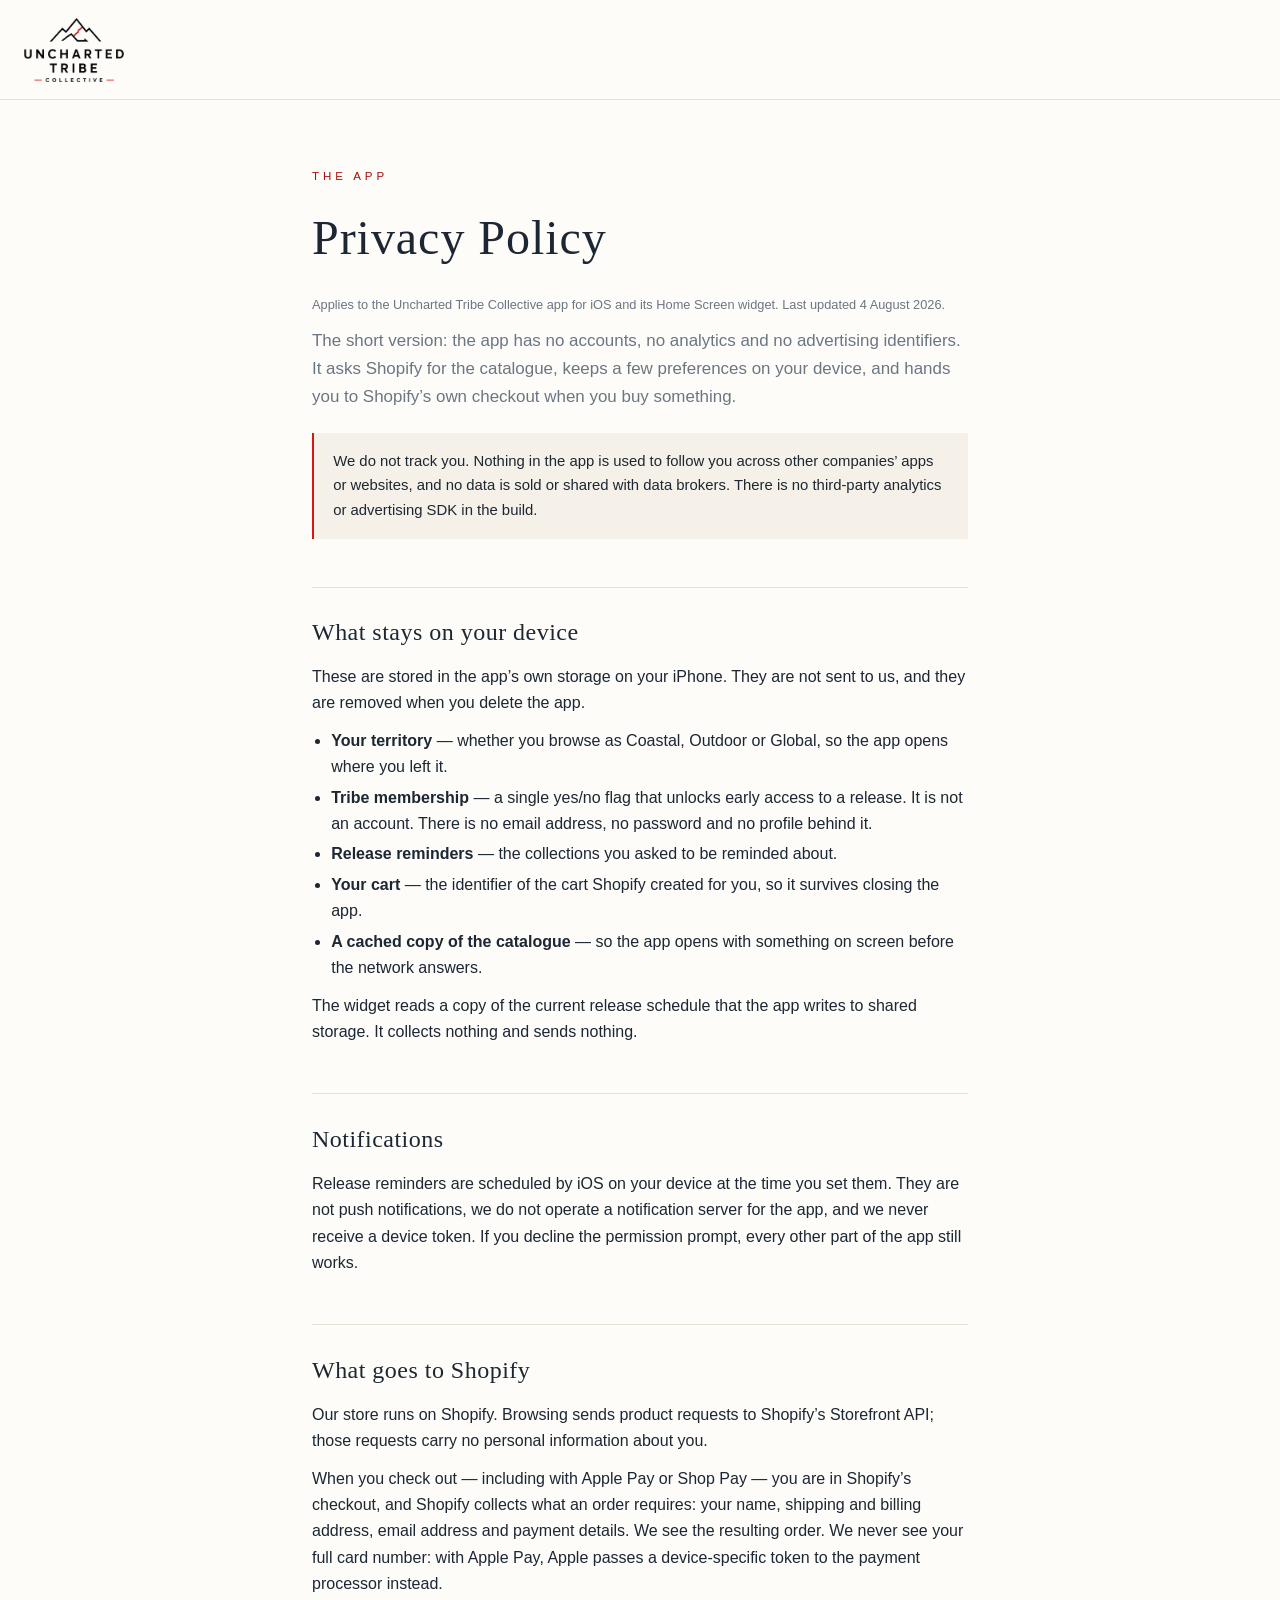
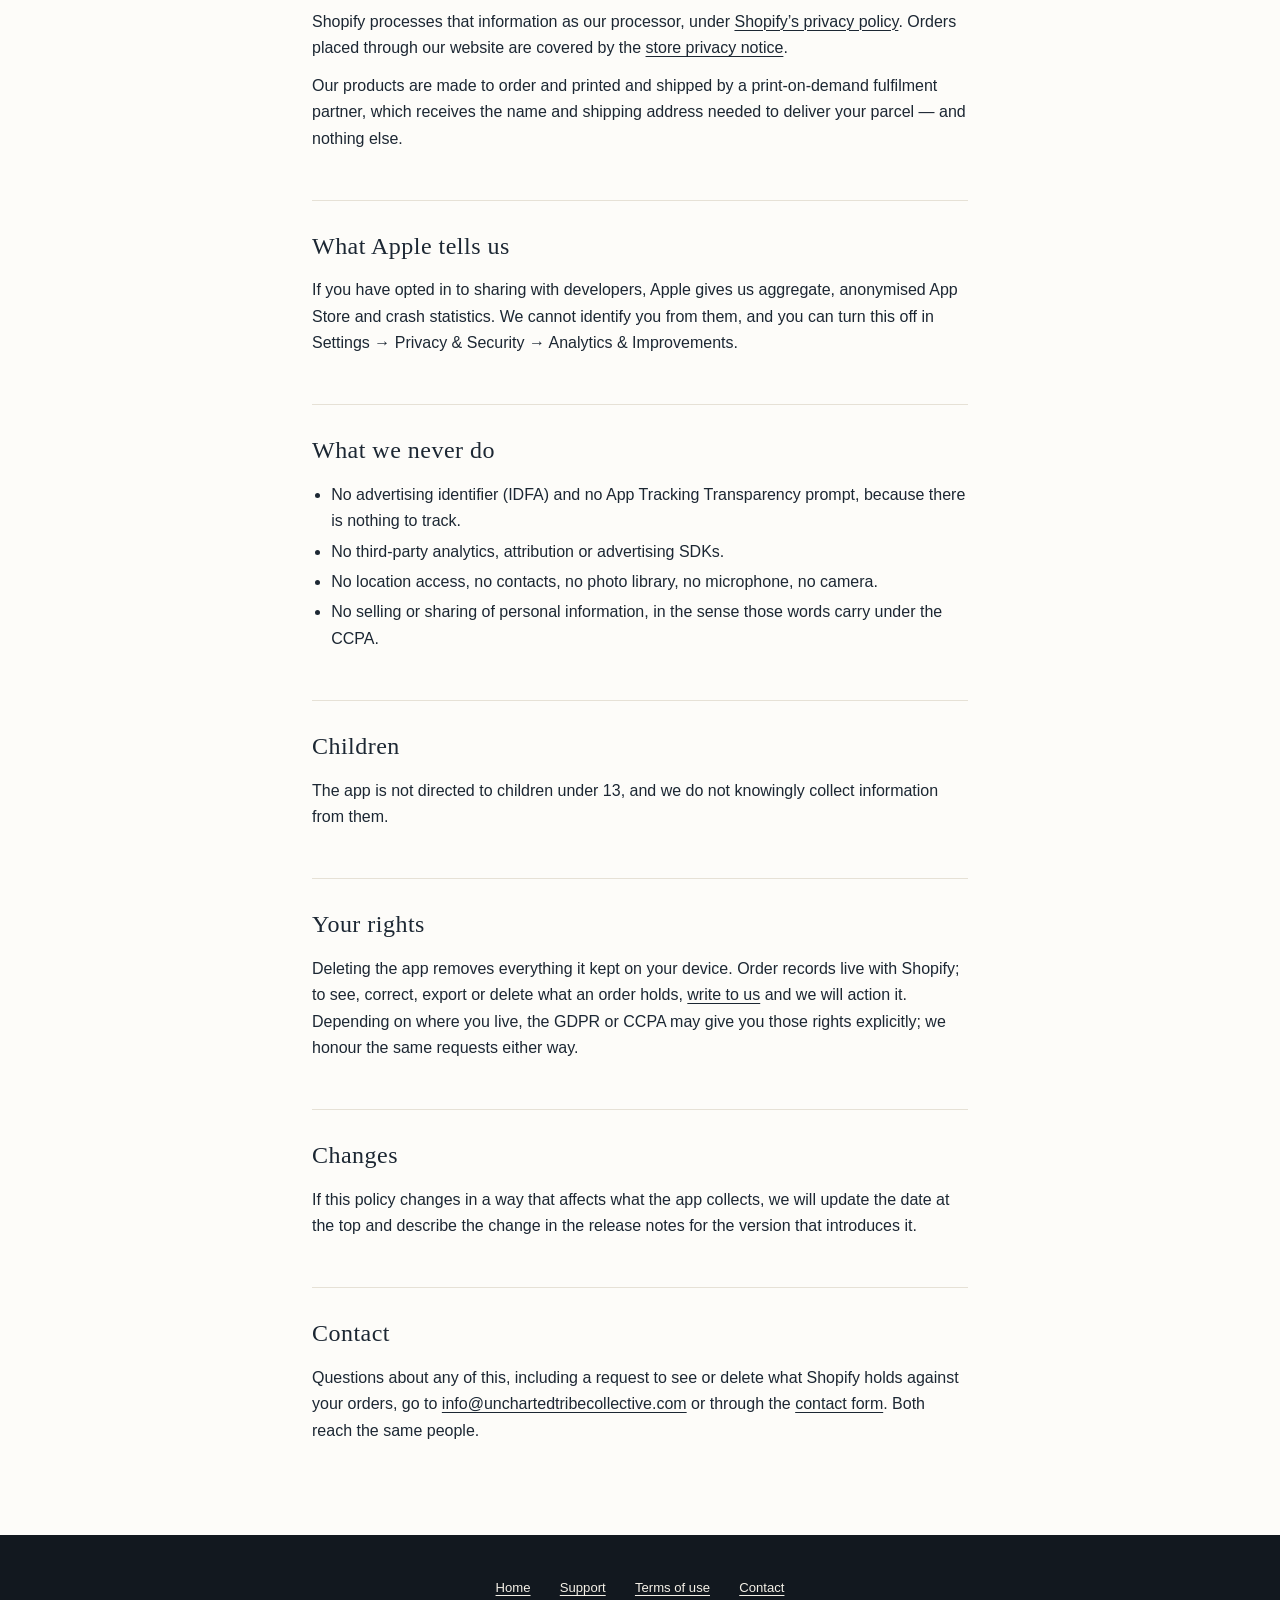
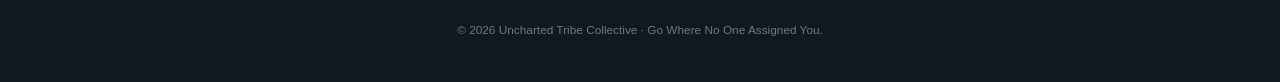
<file: app-privacy.html>
<!DOCTYPE html>
<html lang="en">
<head>
<meta charset="UTF-8">
<meta name="viewport" content="width=device-width, initial-scale=1.0">
<title>App Privacy Policy — Uncharted Tribe Collective</title>
<meta name="description" content="What the Uncharted Tribe Collective iOS app collects, what it stores on your device, and what it does not do. No analytics, no advertising identifiers, no tracking.">
<link rel="canonical" href="https://unchartedtribecollective.com/app-privacy.html">

<link rel="icon" href="/web-assets/icons/favicon.ico" sizes="any">
<link rel="icon" type="image/png" sizes="32x32" href="/web-assets/icons/favicon-32.png">
<link rel="icon" type="image/png" sizes="16x16" href="/web-assets/icons/favicon-16.png">
<link rel="apple-touch-icon" href="/web-assets/icons/apple-touch-icon.png">
<link rel="manifest" href="/site.webmanifest">
<meta name="theme-color" content="#12181f">

<meta property="og:type" content="website">
<meta property="og:site_name" content="Uncharted Tribe Collective">
<meta property="og:url" content="https://unchartedtribecollective.com/app-privacy.html">
<meta property="og:title" content="App Privacy Policy — Uncharted Tribe Collective">
<meta property="og:description" content="What the iOS app collects, what stays on your device, and what it does not do.">
<meta property="og:image" content="https://unchartedtribecollective.com/web-assets/og-image.jpg">
<meta property="og:image:width" content="1200">
<meta property="og:image:height" content="630">
<meta property="og:image:alt" content="Uncharted Tribe Collective — Go Where No One Assigned You">
<meta name="twitter:card" content="summary_large_image">
<meta name="twitter:title" content="App Privacy Policy — Uncharted Tribe Collective">
<meta name="twitter:description" content="What the iOS app collects, what stays on your device, and what it does not do.">
<meta name="twitter:image" content="https://unchartedtribecollective.com/web-assets/og-image.jpg">
<link rel="stylesheet" href="/web-assets/doc.css">
</head>
<body>

<header class="doc-head">
  <a class="doc-logo" href="/" aria-label="Uncharted Tribe Collective home">
    <img src="/web-assets/utc-logo-dark.png" alt="Uncharted Tribe Collective">
  </a>
</header>

<main class="doc">
  <p class="eyebrow">The app</p>
  <h1>Privacy Policy</h1>
  <p class="updated">Applies to the Uncharted Tribe Collective app for iOS and its Home Screen widget. Last updated 4 August 2026.</p>

  <p class="lede">
    The short version: the app has no accounts, no analytics and no advertising
    identifiers. It asks Shopify for the catalogue, keeps a few preferences on
    your device, and hands you to Shopify&rsquo;s own checkout when you buy
    something.
  </p>

  <div class="note">
    We do not track you. Nothing in the app is used to follow you across other
    companies&rsquo; apps or websites, and no data is sold or shared with data
    brokers. There is no third-party analytics or advertising SDK in the build.
  </div>

  <h2>What stays on your device</h2>
  <p>
    These are stored in the app&rsquo;s own storage on your iPhone. They are not
    sent to us, and they are removed when you delete the app.
  </p>
  <ul>
    <li><strong>Your territory</strong> &mdash; whether you browse as Coastal, Outdoor or Global, so the app opens where you left it.</li>
    <li><strong>Tribe membership</strong> &mdash; a single yes/no flag that unlocks early access to a release. It is not an account. There is no email address, no password and no profile behind it.</li>
    <li><strong>Release reminders</strong> &mdash; the collections you asked to be reminded about.</li>
    <li><strong>Your cart</strong> &mdash; the identifier of the cart Shopify created for you, so it survives closing the app.</li>
    <li><strong>A cached copy of the catalogue</strong> &mdash; so the app opens with something on screen before the network answers.</li>
  </ul>
  <p>
    The widget reads a copy of the current release schedule that the app writes
    to shared storage. It collects nothing and sends nothing.
  </p>

  <h2>Notifications</h2>
  <p>
    Release reminders are scheduled by iOS on your device at the time you set
    them. They are not push notifications, we do not operate a notification
    server for the app, and we never receive a device token. If you decline the
    permission prompt, every other part of the app still works.
  </p>

  <h2>What goes to Shopify</h2>
  <p>
    Our store runs on Shopify. Browsing sends product requests to Shopify&rsquo;s
    Storefront API; those requests carry no personal information about you.
  </p>
  <p>
    When you check out &mdash; including with Apple&nbsp;Pay or Shop&nbsp;Pay
    &mdash; you are in Shopify&rsquo;s checkout, and Shopify collects what an
    order requires: your name, shipping and billing address, email address and
    payment details. We see the resulting order. We never see your full card
    number: with Apple&nbsp;Pay, Apple passes a device-specific token to the
    payment processor instead.
  </p>
  <p>
    Shopify processes that information as our processor, under
    <a href="https://www.shopify.com/legal/privacy">Shopify&rsquo;s privacy policy</a>.
    Orders placed through our website are covered by the
    <a href="https://uncharted-tribe-collective.myshopify.com/policies/privacy-policy">store privacy notice</a>.
  </p>
  <p>
    Our products are made to order and printed and shipped by a print-on-demand
    fulfilment partner, which receives the name and shipping address needed to
    deliver your parcel &mdash; and nothing else.
  </p>

  <h2>What Apple tells us</h2>
  <p>
    If you have opted in to sharing with developers, Apple gives us aggregate,
    anonymised App Store and crash statistics. We cannot identify you from them,
    and you can turn this off in Settings &rarr; Privacy &amp; Security &rarr;
    Analytics &amp; Improvements.
  </p>

  <h2>What we never do</h2>
  <ul>
    <li>No advertising identifier (IDFA) and no App Tracking Transparency prompt, because there is nothing to track.</li>
    <li>No third-party analytics, attribution or advertising SDKs.</li>
    <li>No location access, no contacts, no photo library, no microphone, no camera.</li>
    <li>No selling or sharing of personal information, in the sense those words carry under the CCPA.</li>
  </ul>

  <h2>Children</h2>
  <p>
    The app is not directed to children under 13, and we do not knowingly collect
    information from them.
  </p>

  <h2>Your rights</h2>
  <p>
    Deleting the app removes everything it kept on your device. Order records
    live with Shopify; to see, correct, export or delete what an order holds,
    <a href="/support.html">write to us</a> and we will action it. Depending on
    where you live, the GDPR or CCPA may give you those rights explicitly; we
    honour the same requests either way.
  </p>

  <h2>Changes</h2>
  <p>
    If this policy changes in a way that affects what the app collects, we will
    update the date at the top and describe the change in the release notes for
    the version that introduces it.
  </p>

  <h2>Contact</h2>
  <p>
    Questions about any of this, including a request to see or delete what
    Shopify holds against your orders, go to
    <a href="mailto:info@unchartedtribecollective.com">info@unchartedtribecollective.com</a>
    or through the
    <a href="https://uncharted-tribe-collective.myshopify.com/pages/contact">contact form</a>.
    Both reach the same people.
  </p>
</main>

<footer class="doc-foot">
  <a href="/">Home</a>
  <a href="/support.html">Support</a>
  <a href="https://uncharted-tribe-collective.myshopify.com/policies/terms-of-service">Terms of use</a>
  <a href="https://uncharted-tribe-collective.myshopify.com/pages/contact">Contact</a>
  <p class="copyright">&copy; 2026 Uncharted Tribe Collective &middot; Go Where No One Assigned You.</p>
</footer>

</body>
</html>
</file>
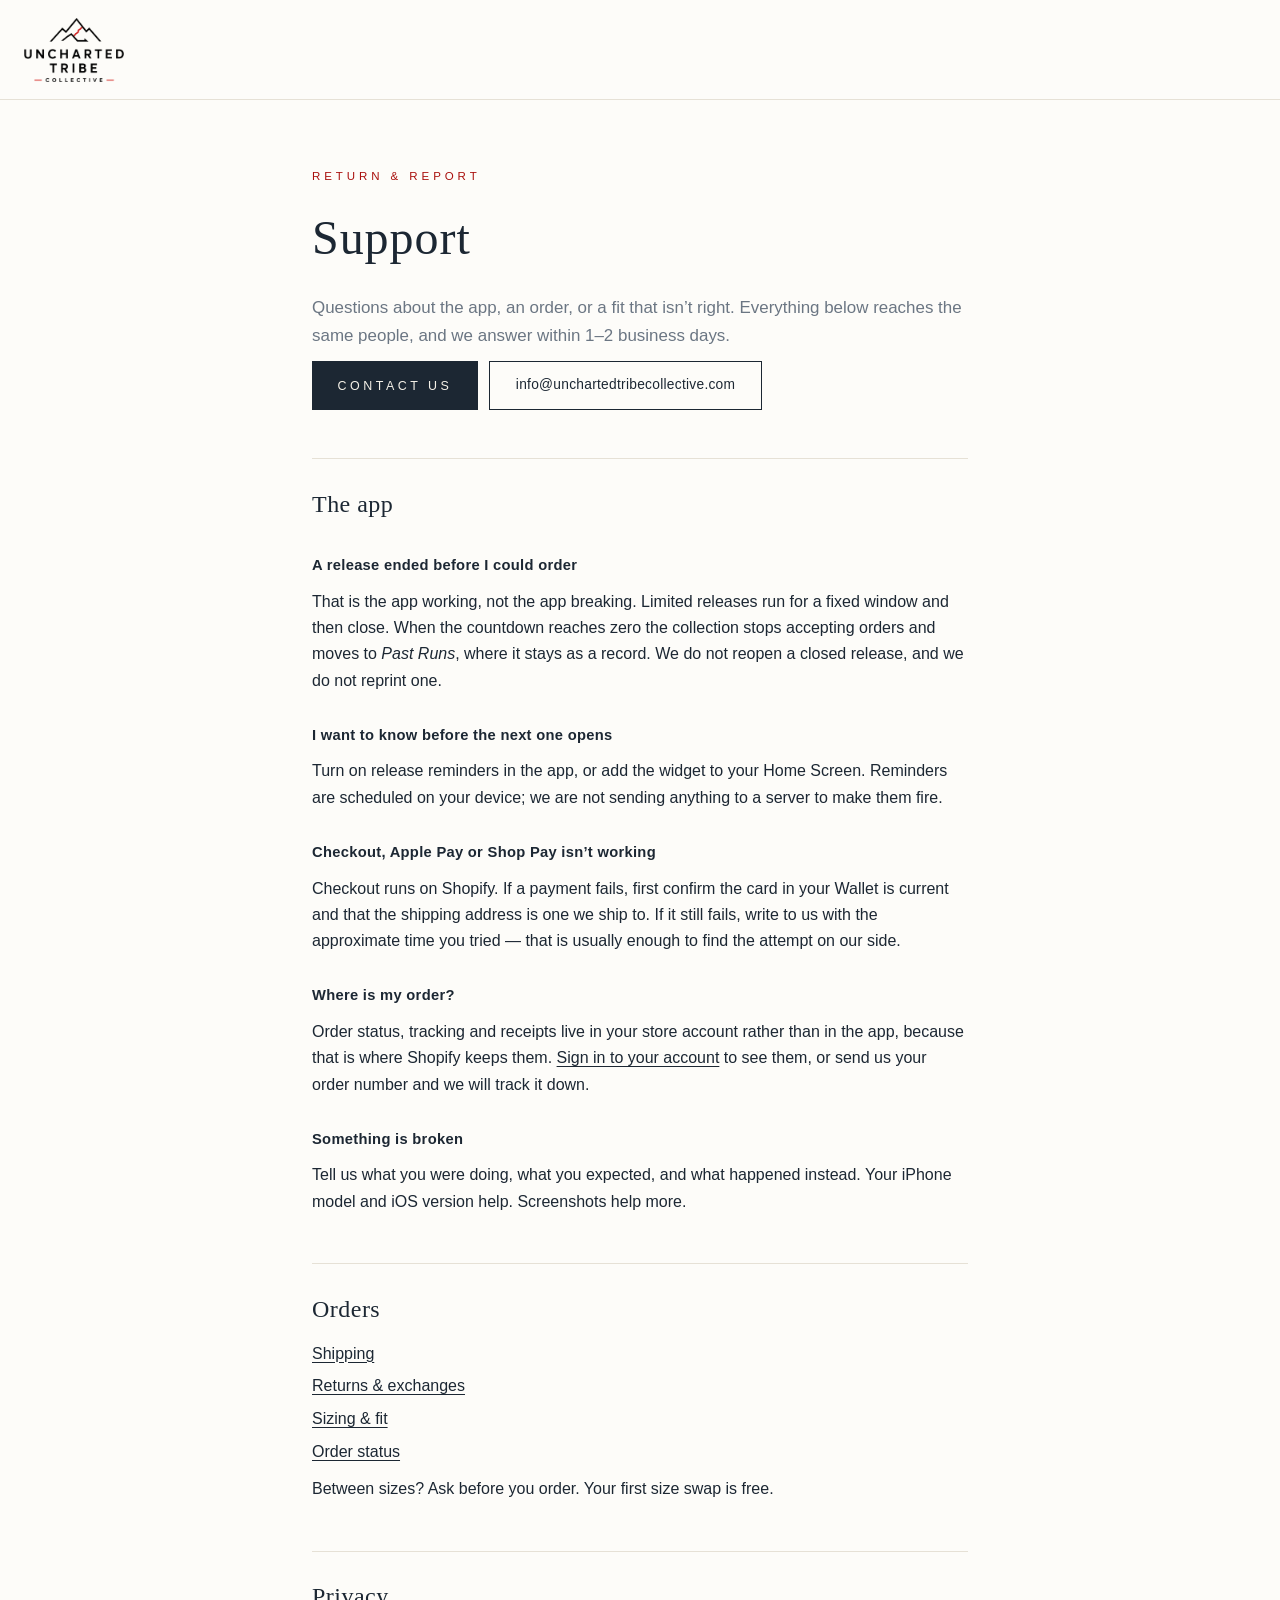
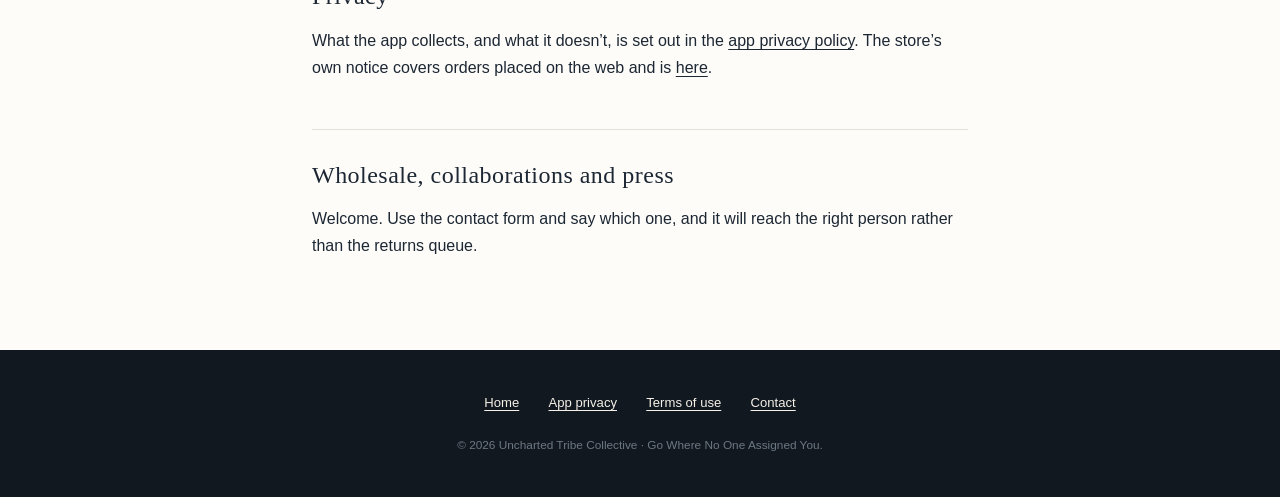
<file: support.html>
<!DOCTYPE html>
<html lang="en">
<head>
<meta charset="UTF-8">
<meta name="viewport" content="width=device-width, initial-scale=1.0">
<title>Support — Uncharted Tribe Collective</title>
<meta name="description" content="Help with the Uncharted Tribe Collective iOS app and with orders: releases, checkout, sizing, shipping and returns.">
<link rel="canonical" href="https://unchartedtribecollective.com/support.html">

<link rel="icon" href="/web-assets/icons/favicon.ico" sizes="any">
<link rel="icon" type="image/png" sizes="32x32" href="/web-assets/icons/favicon-32.png">
<link rel="icon" type="image/png" sizes="16x16" href="/web-assets/icons/favicon-16.png">
<link rel="apple-touch-icon" href="/web-assets/icons/apple-touch-icon.png">
<link rel="manifest" href="/site.webmanifest">
<meta name="theme-color" content="#12181f">

<meta property="og:type" content="website">
<meta property="og:site_name" content="Uncharted Tribe Collective">
<meta property="og:url" content="https://unchartedtribecollective.com/support.html">
<meta property="og:title" content="Support — Uncharted Tribe Collective">
<meta property="og:description" content="Help with the Uncharted Tribe Collective iOS app and with orders.">
<meta property="og:image" content="https://unchartedtribecollective.com/web-assets/og-image.jpg">
<meta property="og:image:width" content="1200">
<meta property="og:image:height" content="630">
<meta property="og:image:alt" content="Uncharted Tribe Collective — Go Where No One Assigned You">
<meta name="twitter:card" content="summary_large_image">
<meta name="twitter:title" content="Support — Uncharted Tribe Collective">
<meta name="twitter:description" content="Help with the Uncharted Tribe Collective iOS app and with orders.">
<meta name="twitter:image" content="https://unchartedtribecollective.com/web-assets/og-image.jpg">
<link rel="stylesheet" href="/web-assets/doc.css">
</head>
<body>

<header class="doc-head">
  <a class="doc-logo" href="/" aria-label="Uncharted Tribe Collective home">
    <img src="/web-assets/utc-logo-dark.png" alt="Uncharted Tribe Collective">
  </a>
</header>

<main class="doc">
  <p class="eyebrow">Return &amp; report</p>
  <h1>Support</h1>
  <p class="lede">
    Questions about the app, an order, or a fit that isn&rsquo;t right. Everything
    below reaches the same people, and we answer within 1&ndash;2 business days.
  </p>

  <p class="cta-row">
    <a class="cta" href="https://uncharted-tribe-collective.myshopify.com/pages/contact">Contact us</a>
    <a class="cta cta-quiet" href="mailto:info@unchartedtribecollective.com">info@unchartedtribecollective.com</a>
  </p>

  <h2>The app</h2>

  <h3>A release ended before I could order</h3>
  <p>
    That is the app working, not the app breaking. Limited releases run for a
    fixed window and then close. When the countdown reaches zero the collection
    stops accepting orders and moves to <em>Past Runs</em>, where it stays as a
    record. We do not reopen a closed release, and we do not reprint one.
  </p>

  <h3>I want to know before the next one opens</h3>
  <p>
    Turn on release reminders in the app, or add the widget to your Home Screen.
    Reminders are scheduled on your device; we are not sending anything to a
    server to make them fire.
  </p>

  <h3>Checkout, Apple&nbsp;Pay or Shop&nbsp;Pay isn&rsquo;t working</h3>
  <p>
    Checkout runs on Shopify. If a payment fails, first confirm the card in your
    Wallet is current and that the shipping address is one we ship to. If it
    still fails, write to us with the approximate time you tried &mdash; that is
    usually enough to find the attempt on our side.
  </p>

  <h3>Where is my order?</h3>
  <p>
    Order status, tracking and receipts live in your store account rather than in
    the app, because that is where Shopify keeps them.
    <a href="https://uncharted-tribe-collective.myshopify.com/account">Sign in to your account</a>
    to see them, or send us your order number and we will track it down.
  </p>

  <h3>Something is broken</h3>
  <p>
    Tell us what you were doing, what you expected, and what happened instead.
    Your iPhone model and iOS version help. Screenshots help more.
  </p>

  <h2>Orders</h2>
  <ul class="links">
    <li><a href="https://uncharted-tribe-collective.myshopify.com/policies/shipping-policy">Shipping</a></li>
    <li><a href="https://uncharted-tribe-collective.myshopify.com/policies/refund-policy">Returns &amp; exchanges</a></li>
    <li><a href="https://uncharted-tribe-collective.myshopify.com/pages/faq">Sizing &amp; fit</a></li>
    <li><a href="https://uncharted-tribe-collective.myshopify.com/account">Order status</a></li>
  </ul>
  <p>
    Between sizes? Ask before you order. Your first size swap is free.
  </p>

  <h2>Privacy</h2>
  <p>
    What the app collects, and what it doesn&rsquo;t, is set out in the
    <a href="/app-privacy.html">app privacy policy</a>. The store&rsquo;s own
    notice covers orders placed on the web and is
    <a href="https://uncharted-tribe-collective.myshopify.com/policies/privacy-policy">here</a>.
  </p>

  <h2>Wholesale, collaborations and press</h2>
  <p>
    Welcome. Use the contact form and say which one, and it will reach the right
    person rather than the returns queue.
  </p>
</main>

<footer class="doc-foot">
  <a href="/">Home</a>
  <a href="/app-privacy.html">App privacy</a>
  <a href="https://uncharted-tribe-collective.myshopify.com/policies/terms-of-service">Terms of use</a>
  <a href="https://uncharted-tribe-collective.myshopify.com/pages/contact">Contact</a>
  <p class="copyright">&copy; 2026 Uncharted Tribe Collective &middot; Go Where No One Assigned You.</p>
</footer>

</body>
</html>
</file>
<file: web-assets/doc.css>
/* Shared shell for the plain document pages — support, app privacy.
   Deliberately separate from the campaign pages' inline CSS: these are read,
   not browsed, so they get a single measured column and nothing that moves. */

:root{
  --ink:#1c2733;
  --ink-deep:#12181f;
  --cream:#f5f1e8;
  --paper:#fdfcf9;
  --accent:#d51816;      /* UTC logo red */
  --accent-dark:#a90f0d;
  --muted:#6b7683;
  --line:#e6e1d6;
  --serif:Georgia,'Times New Roman',serif;
  --sans:'Helvetica Neue',Helvetica,Arial,sans-serif;
}
*{margin:0;padding:0;box-sizing:border-box}
html{scroll-behavior:smooth}
body{font-family:var(--sans);color:var(--ink);background:var(--paper);line-height:1.65}
img{max-width:100%;display:block}
a{color:inherit;text-decoration:underline;text-underline-offset:3px;text-decoration-thickness:1px}
a:hover{color:var(--accent-dark)}

.doc-head{border-bottom:1px solid var(--line);background:var(--paper)}
.doc-logo{display:block;max-width:1400px;margin:0 auto;padding:1.1rem 1.5rem}
.doc-logo img{height:64px;width:auto}

.doc{max-width:44rem;margin:0 auto;padding:3.5rem 1.5rem 5rem}
.doc .eyebrow{font-size:.72rem;letter-spacing:.34em;text-transform:uppercase;color:var(--accent-dark)}
.doc h1{font-family:var(--serif);font-weight:400;font-size:clamp(2rem,4.4vw,3rem);letter-spacing:.02em;margin:.5rem 0 1.1rem}
.doc h2{font-family:var(--serif);font-weight:400;font-size:1.5rem;letter-spacing:.02em;margin:3rem 0 .4rem;padding-top:1.6rem;border-top:1px solid var(--line)}
.doc h3{font-size:.92rem;letter-spacing:.02em;margin:1.8rem 0 .3rem}
.doc p{margin:.7rem 0}
.doc .lede{font-size:1.06rem;color:var(--muted)}
.doc ul{margin:.7rem 0 .7rem 1.2rem}
.doc li{margin:.25rem 0}
.doc ul.links{list-style:none;margin-left:0}
.doc ul.links li{margin:.4rem 0}
.doc .updated{font-size:.8rem;color:var(--muted);margin-top:.2rem}
.doc .note{background:var(--cream);border-left:2px solid var(--accent);padding:1rem 1.2rem;margin:1.4rem 0;font-size:.93rem}

.cta-row{margin:1.8rem 0 .5rem;display:flex;flex-wrap:wrap;gap:.7rem;align-items:stretch}
.cta{display:inline-flex;align-items:center;font-size:.78rem;letter-spacing:.28em;text-transform:uppercase;padding:.75rem 1.6rem;background:var(--ink);color:var(--cream);text-decoration:none;transition:background .25s}
.cta:hover{background:var(--accent-dark);color:var(--cream)}
/* An address is read, not scanned: no uppercase, no wide tracking, and it
   wraps rather than forcing a horizontal scroll on a narrow phone. */
.cta-quiet{background:transparent;color:var(--ink);border:1px solid var(--ink);text-transform:none;letter-spacing:.02em;font-size:.86rem;word-break:break-all}
.cta-quiet:hover{background:var(--ink);color:var(--cream)}

.doc-foot{background:var(--ink-deep);color:#aeb7c0;font-size:.82rem;padding:2.6rem 1.5rem;text-align:center}
.doc-foot a{margin:0 .8rem;color:var(--cream)}
.doc-foot .copyright{margin-top:1.4rem;font-size:.74rem;color:#6c7883}

@media(max-width:520px){
  .doc-logo img{height:52px}
  .doc{padding-top:2.5rem}
  .doc-foot a{display:inline-block;margin:.3rem .7rem}
}
</file>
